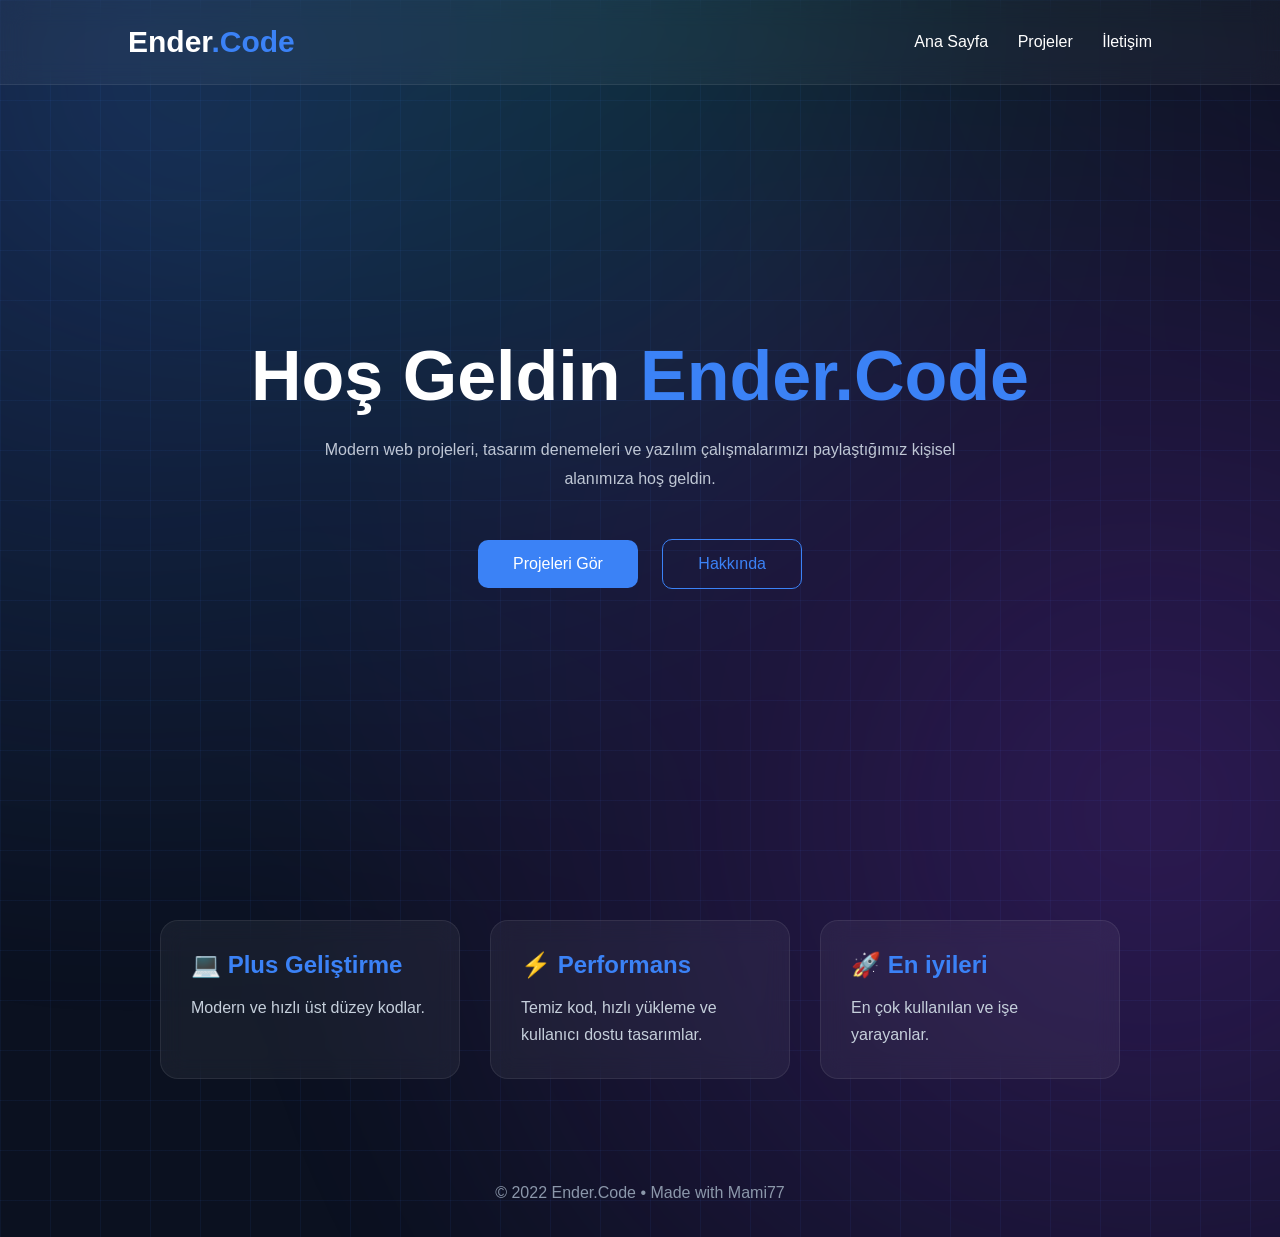
<file: index.html>
<!DOCTYPE html>
<html lang="tr">
<head>
<meta charset="UTF-8">
<meta name="viewport" content="width=device-width, initial-scale=1.0">
<meta name="description" content="Ender.Code — Kodlar, projeler ve yazılım geliştirme çalışmalarının bulunduğu kişisel kod arşivi.">
<title>Ender.Code | Başlangıç</title>
<link rel="icon" type="image/png" href="foto/weblogo.png">
<link rel="stylesheet" href="css/index.css">

</head>
<body>

    <!-- Navbar -->
<header>

<div class="logo">
Ender<span>.Code</span>
</div>

<nav>
<a href="index.html">Ana Sayfa</a>
<a href="home.html">Projeler</a>
<a href="about.html">İletişim</a>
</nav>

</header>
    <!-- Navbar -->

<section class="hero">

<div>

<h1>Hoş Geldin <span>Ender.Code</span></h1>

<p>
Modern web projeleri, tasarım denemeleri ve yazılım çalışmalarımızı paylaştığımız kişisel alanımıza hoş geldin.
</p>

<div class="btns">

<a href="home.html" class="btn primary">Projeleri Gör</a>

<a href="about.html" class="btn secondary">Hakkında</a>

</div>

</div>

</section>

<section class="cards">

<div class="card">
<h2>💻 Plus Geliştirme</h2>
<p>Modern ve hızlı üst düzey kodlar.</p>
</div>

<div class="card">
<h2>⚡ Performans</h2>
<p>Temiz kod, hızlı yükleme ve kullanıcı dostu tasarımlar.</p>
</div>

<div class="card">
<h2>🚀 En iyileri</h2>
<p>En çok kullanılan ve işe yarayanlar.</p>
</div>

</section>

<footer>

© 2022 Ender.Code • Made with Mami77

</footer>

</body>
</html>
</file>
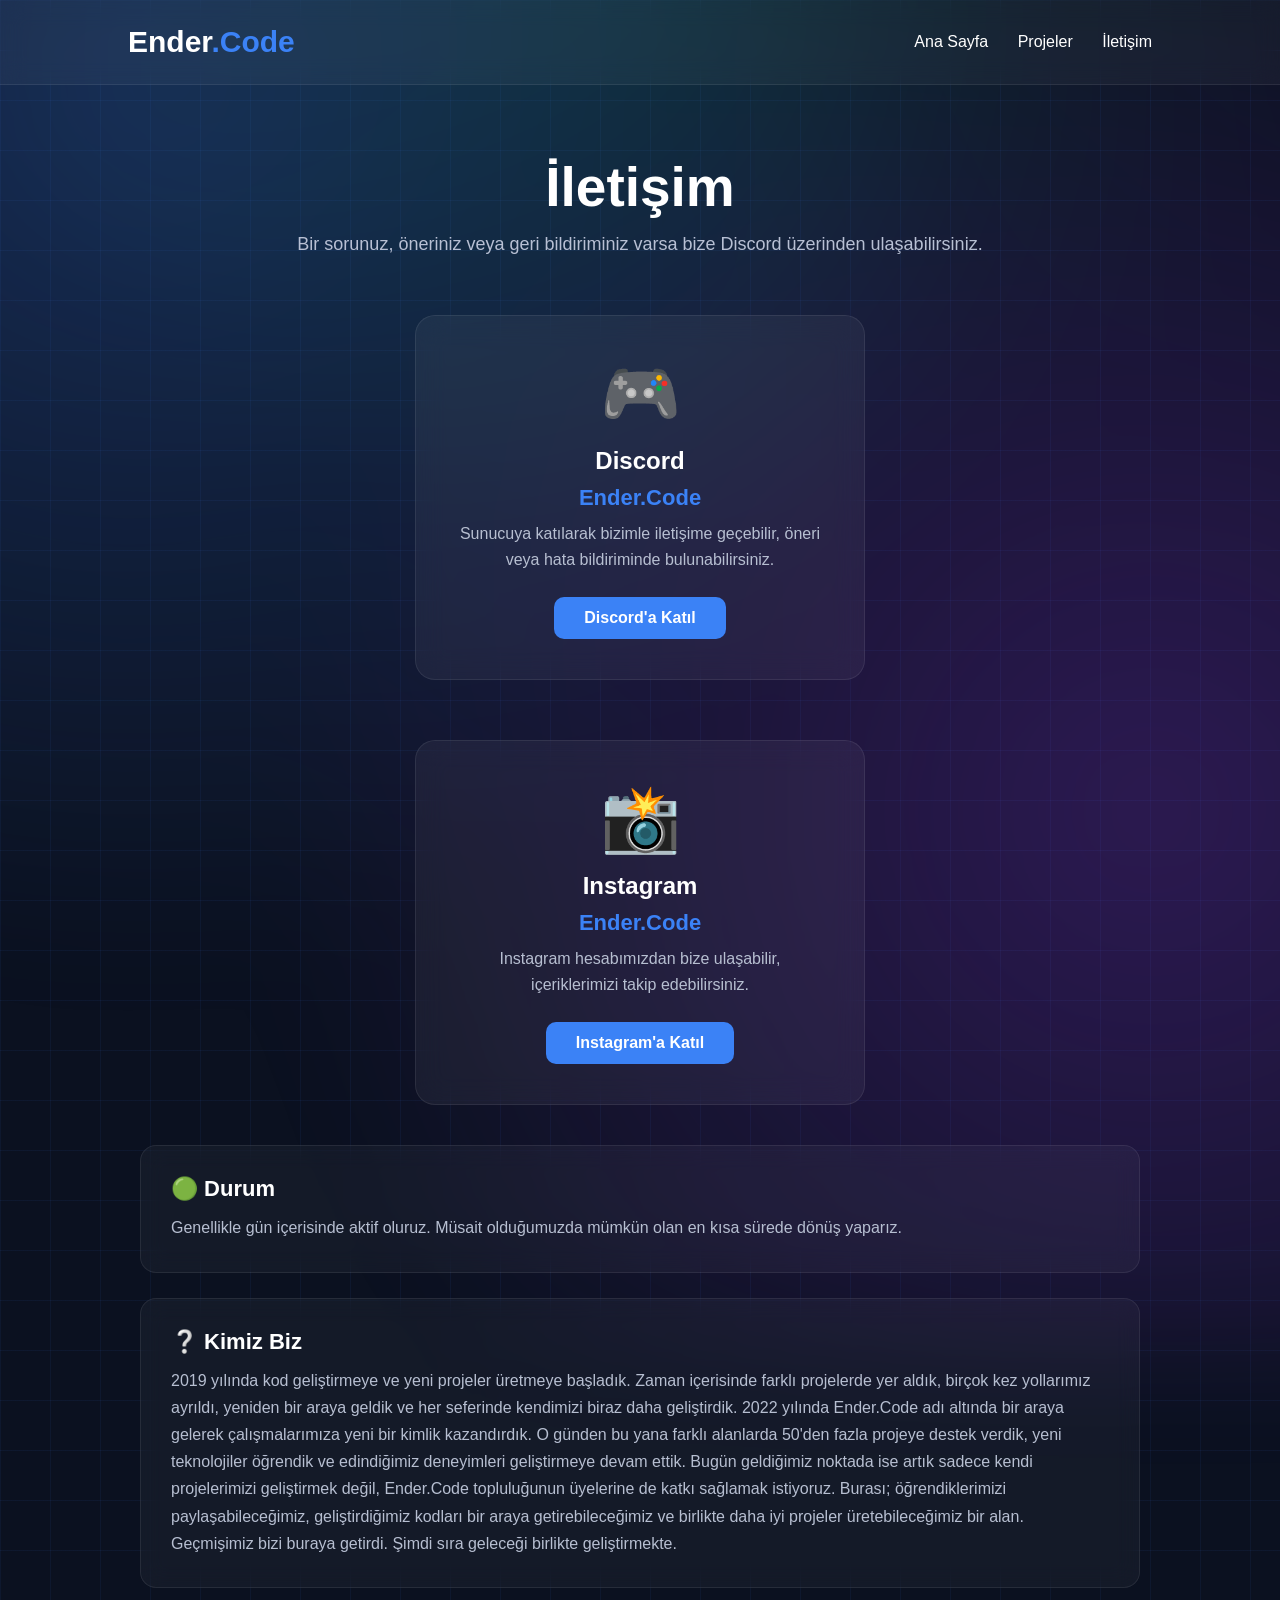
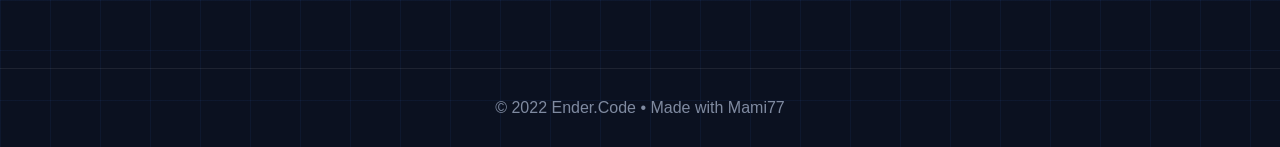
<file: about.html>
<!DOCTYPE html>
<html lang="tr">
<head>
  <meta charset="UTF-8">
  <meta name="viewport" content="width=device-width, initial-scale=1.0">
  <meta name="description" content="Ender.Code — Kodlar, projeler ve yazılım geliştirme çalışmalarının bulunduğu kişisel kod arşivi.">
  <title>Ender.Code | İletişim</title>
  <link rel="icon" type="image/png" href="foto/weblogo.png">
  <link rel="stylesheet" href="css/about.css">
</head>
<body>

  <!-- Navbar -->
<header>

<div class="logo">
Ender<span>.Code</span>
</div>

<nav>
<a href="index.html">Ana Sayfa</a>
<a href="home.html">Projeler</a>
<a href="about.html">İletişim</a>
</nav>

</header>
    <!-- Navbar -->

  <section class="hero">
    <h1>İletişim</h1>
    <p>Bir sorunuz, öneriniz veya geri bildiriminiz varsa bize Discord üzerinden ulaşabilirsiniz.</p>
  </section>

  <section class="contact">
    <div class="discord-card">
      <div class="icon">🎮</div>
      <h2>Discord</h2>
      <p class="username">Ender.Code</p>
      <p class="desc">
        Sunucuya katılarak bizimle iletişime geçebilir, öneri veya hata bildiriminde bulunabilirsiniz.
      </p>
      <a href="https://discord.gg/wFmjdfRCZX" class="btn">Discord'a Katıl</a>
    </div>
  </section>

   <section class="contact">
    <div class="discord-card">
      <div class="icon">📸</div>
      <h2>Instagram</h2>
      <p class="username">Ender.Code</p>
      <p class="desc">
        Instagram hesabımızdan bize ulaşabilir, içeriklerimizi takip edebilirsiniz.
      </p>
      <a href="https://instagram.com/ender.code" class="btn">Instagram'a Katıl</a>
    </div>
  </section>

  <section class="info">
    <div class="box">
      <h3>🟢 Durum</h3>
      <p>
        Genellikle gün içerisinde aktif oluruz. Müsait olduğumuzda mümkün olan en kısa sürede dönüş yaparız.
      </p>
    </div>

    <div class="box">
      <h3>❔ Kimiz Biz</h3>
      <p>
        2019 yılında kod geliştirmeye ve yeni projeler üretmeye başladık. Zaman içerisinde farklı projelerde yer aldık, birçok kez yollarımız ayrıldı, yeniden bir araya geldik ve her seferinde kendimizi biraz daha geliştirdik.
        2022 yılında Ender.Code adı altında bir araya gelerek çalışmalarımıza yeni bir kimlik kazandırdık. O günden bu yana farklı alanlarda 50'den fazla projeye destek verdik, yeni teknolojiler öğrendik ve edindiğimiz deneyimleri geliştirmeye devam ettik.
        Bugün geldiğimiz noktada ise artık sadece kendi projelerimizi geliştirmek değil, Ender.Code topluluğunun üyelerine de katkı sağlamak istiyoruz.
        Burası; öğrendiklerimizi paylaşabileceğimiz, geliştirdiğimiz kodları bir araya getirebileceğimiz ve birlikte daha iyi projeler üretebileceğimiz bir alan.
        Geçmişimiz bizi buraya getirdi. Şimdi sıra geleceği birlikte geliştirmekte.
      </p>
    </div>
  </section>

  <footer>
    © 2022 Ender.Code • Made with Mami77
  </footer>

</body>
</html>
</file>
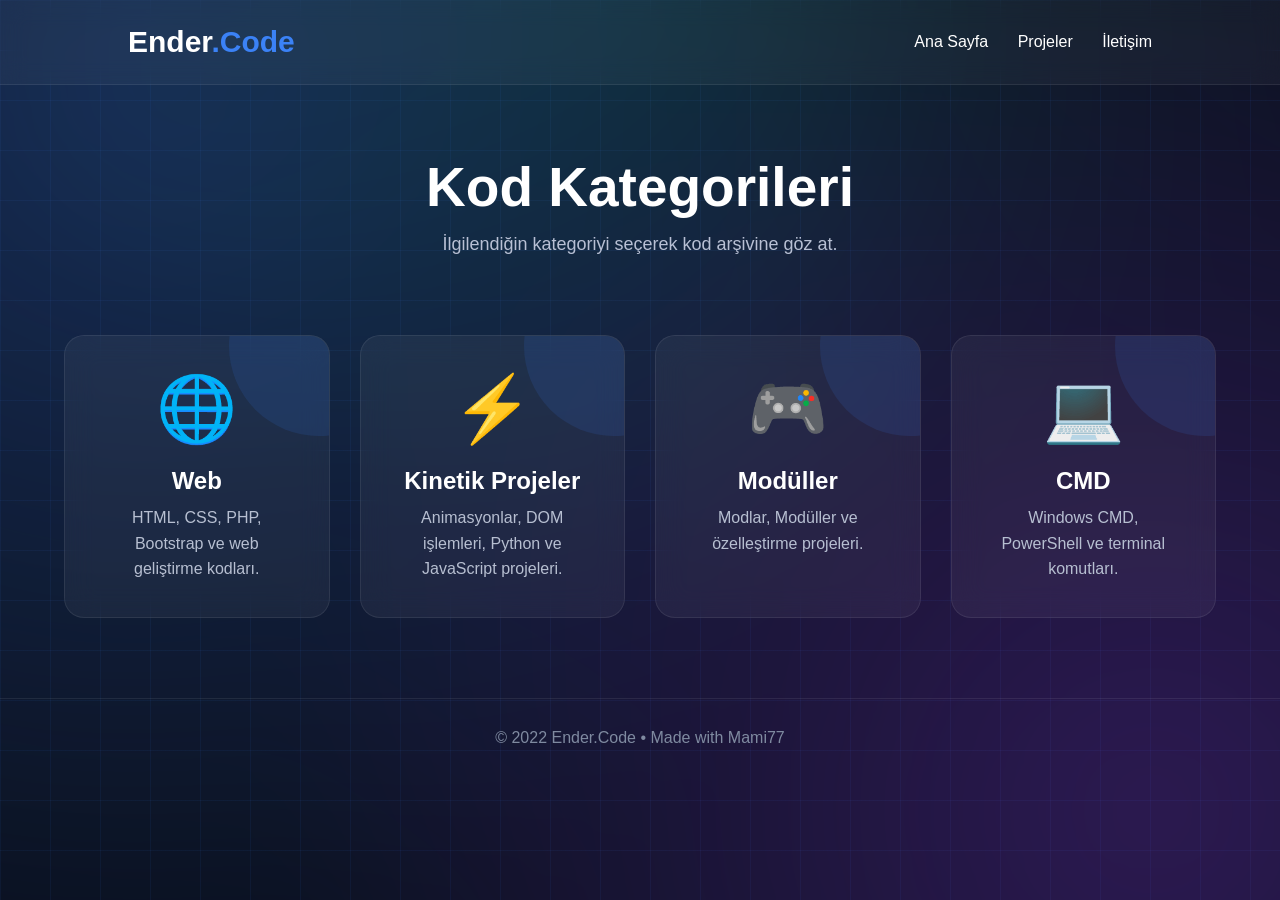
<file: home.html>
<!DOCTYPE html>
<html lang="tr">
<head>
<meta charset="UTF-8">
<meta name="viewport" content="width=device-width, initial-scale=1.0">
<meta name="description" content="Ender.Code — Kodlar, projeler ve yazılım geliştirme çalışmalarının bulunduğu kişisel kod arşivi.">
<title>Ender.Code | Kategoriler</title>
<link rel="icon" type="image/png" href="foto/weblogo.png">
<link rel="stylesheet" href="css/home.css">

</head>
<body>

  <!-- Navbar -->
<header>

<div class="logo">
Ender<span>.Code</span>
</div>

<nav>
<a href="index.html">Ana Sayfa</a>
<a href="home.html">Projeler</a>
<a href="about.html">İletişim</a>
</nav>

</header>
    <!-- Navbar -->

<section class="hero">

<h1>Kod Kategorileri</h1>

<p>
İlgilendiğin kategoriyi seçerek kod arşivine göz at.
</p>

</section>

<section class="grid">

<a href="web.html" class="card">

<div class="icon">🌐</div>

<h2>Web</h2>

<p>
HTML, CSS, PHP, Bootstrap ve web geliştirme kodları.
</p>

</a>

<a href="web.html" class="card">

<div class="icon">⚡</div>

<h2>Kinetik Projeler</h2>

<p>
Animasyonlar, DOM işlemleri, Python ve JavaScript projeleri.
</p>

</a>

<a href="modul.html" class="card">

<div class="icon">🎮</div>

<h2>Modüller</h2>

<p>
Modlar, Modüller ve özelleştirme projeleri.
</p>

</a>

<a href="web.html" class="card">

<div class="icon">💻</div>

<h2>CMD</h2>

<p>
Windows CMD, PowerShell ve terminal komutları.
</p>

</a>

</section>

<footer>

© 2022 Ender.Code • Made with Mami77

</footer>

</body>
</html>
</file>
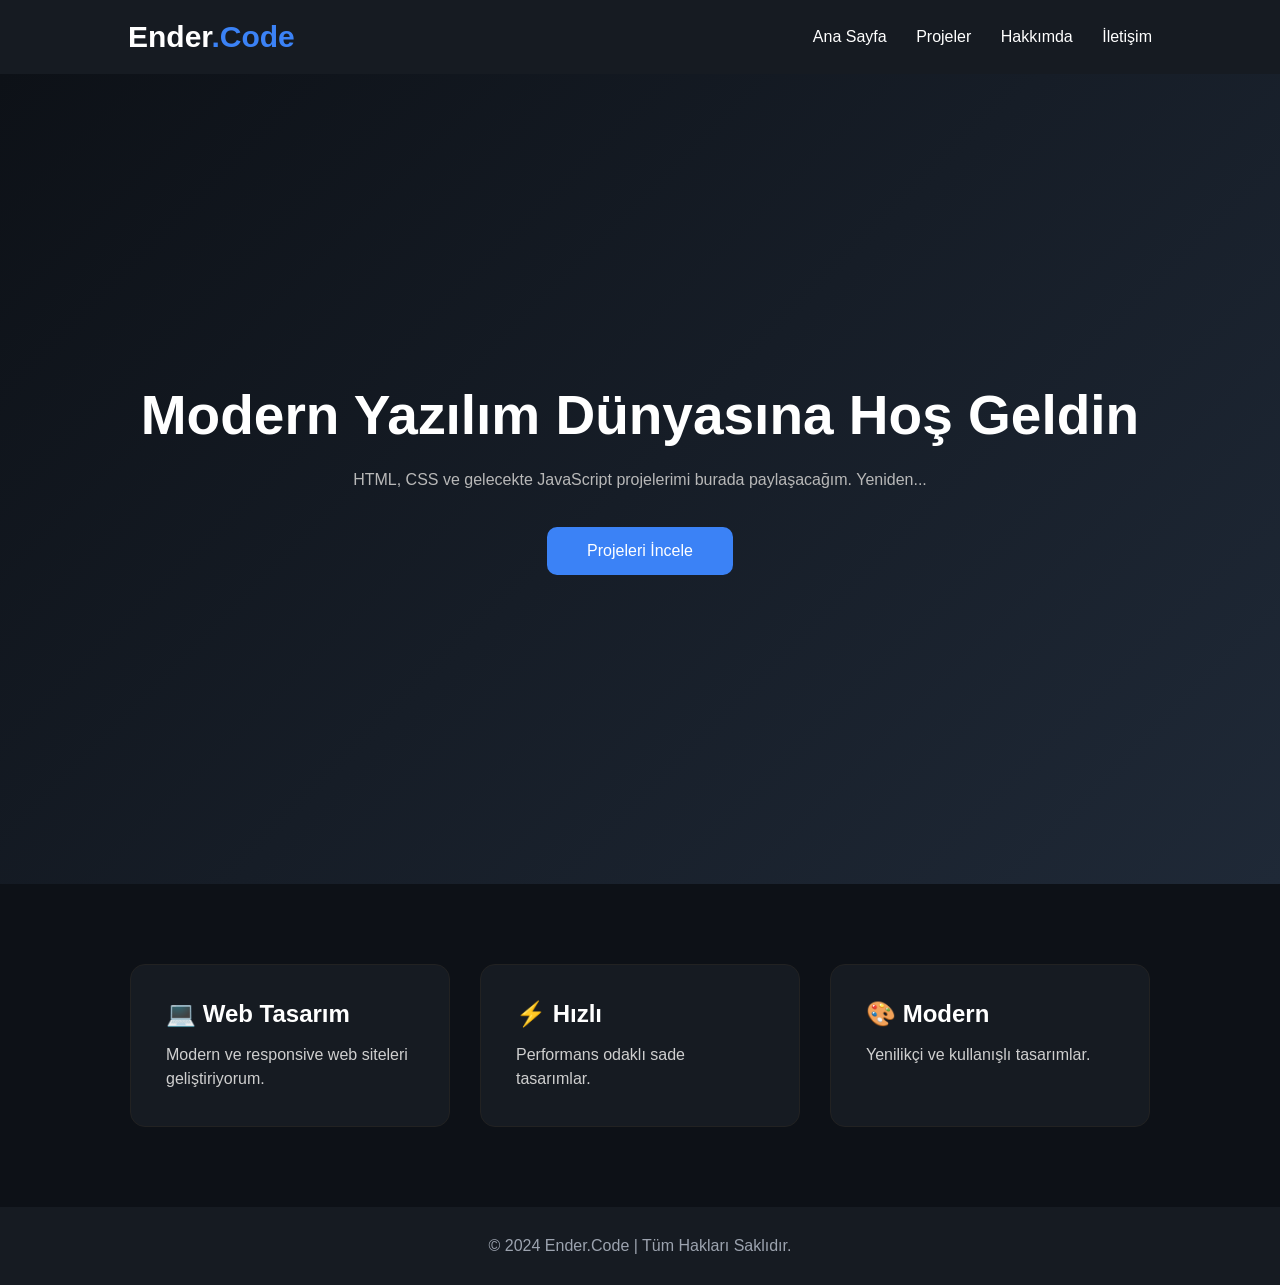
<file: index.hrml.html>
<!DOCTYPE html>
<html lang="tr">
<head>
    <meta charset="UTF-8">
    <meta name="viewport" content="width=device-width, initial-scale=1.0">
    <title>Ender.Code</title>
    <link rel="stylesheet" href="style.css">
    <link rel="icon" type="image" href="foto/logo.png">
</head>
<body>

<header>
    <div class="logo">Ender<span>.Code</span></div>

    <nav>
        <a href="#">Ana Sayfa</a>
        <a href="#">Projeler</a>
        <a href="#">Hakkımda</a>
        <a href="#">İletişim</a>
    </nav>
</header>

<section class="hero">
    <div class="hero-content">
        <h1>Modern Yazılım Dünyasına Hoş Geldin</h1>
        <p>
            HTML, CSS ve gelecekte JavaScript projelerimi burada paylaşacağım. Yeniden...
        </p>

        <a href="#" class="btn">Projeleri İncele</a>
    </div>
</section>

<section class="cards">

    <div class="card">
        <h2>💻 Web Tasarım</h2>
        <p>Modern ve responsive web siteleri geliştiriyorum.</p>
    </div>

    <div class="card">
        <h2>⚡ Hızlı</h2>
        <p>Performans odaklı sade tasarımlar.</p>
    </div>

    <div class="card">
        <h2>🎨 Modern</h2>
        <p>Yenilikçi ve kullanışlı tasarımlar.</p>
    </div>

</section>

<footer>
    © 2024 Ender.Code | Tüm Hakları Saklıdır.
</footer>

</body>
</html>
</file>
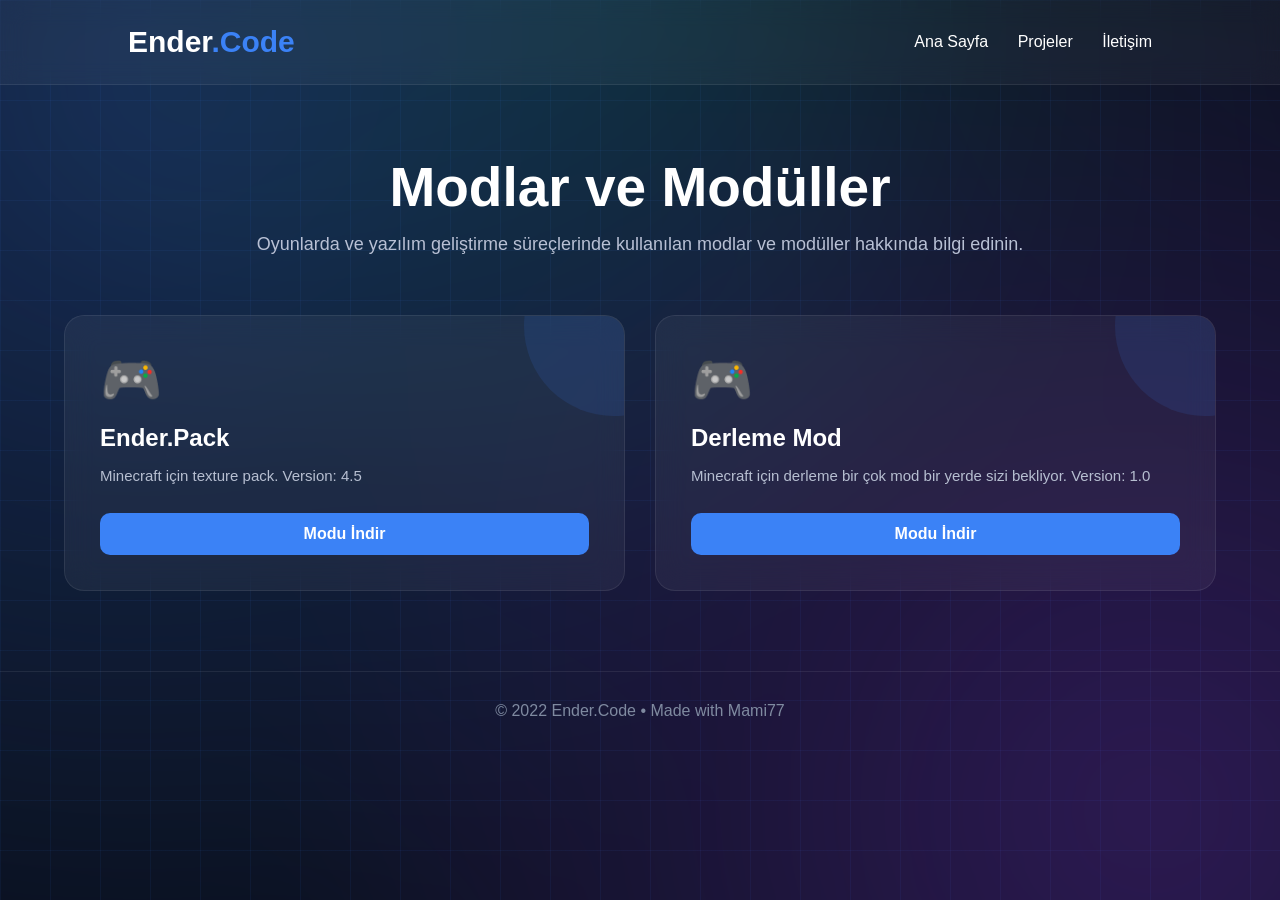
<file: modul.html>
<!DOCTYPE html>
<html lang="tr">
<head>
  <meta charset="UTF-8">
  <meta name="viewport" content="width=device-width, initial-scale=1.0">
  <meta name="description" content="Ender.Code — Geliştirdiğimiz projeler, açık kaynak kodlar ve yazılım çalışmaları.">
  <title>Ender.Code | Modül</title>
  <link rel="icon" type="image/png" href="foto/weblogo.png">
  <link rel="stylesheet" href="css/web.css">
</head>
<body>

   <!-- Navbar -->
<header>

<div class="logo">
Ender<span>.Code</span>
</div>

<nav>
<a href="index.html">Ana Sayfa</a>
<a href="home.html">Projeler</a>
<a href="about.html">İletişim</a>
</nav>

</header>
    <!-- Navbar -->

  <section class="hero">
    <h1>Modlar ve Modüller</h1>
    <p>Oyunlarda ve yazılım geliştirme süreçlerinde kullanılan modlar ve modüller hakkında bilgi edinin.</p>
  </section>

  <section class="projects-grid">

    <!-- Proje 1 -->
    <div class="project-card">
      <div>
        <div class="project-icon">🎮</div>
        <h2>Ender.Pack</h2>
        <p>Minecraft için texture pack. Version: 4.5</p>
      </div>
      <a href="modlar/enderpack.mcpack" download="enderpack.mcpack" target="_blank" rel="noopener noreferrer" class="project-btn">Modu İndir</a>
    </div>

    <!-- Proje 2 -->
    <div class="project-card">
      <div>
        <div class="project-icon">🎮</div>
        <h2>Derleme Mod</h2>
        <p>Minecraft için derleme bir çok mod bir yerde sizi bekliyor. Version: 1.0</p>
      </div>
      <a href="modlar/derleme.zip" download="derleme.zip" target="_blank" rel="noopener noreferrer" class="project-btn">Modu İndir</a>
    </div>

  </section>

  <footer>
    © 2022 Ender.Code • Made with Mami77
  </footer>

</body>
</html>
</file>
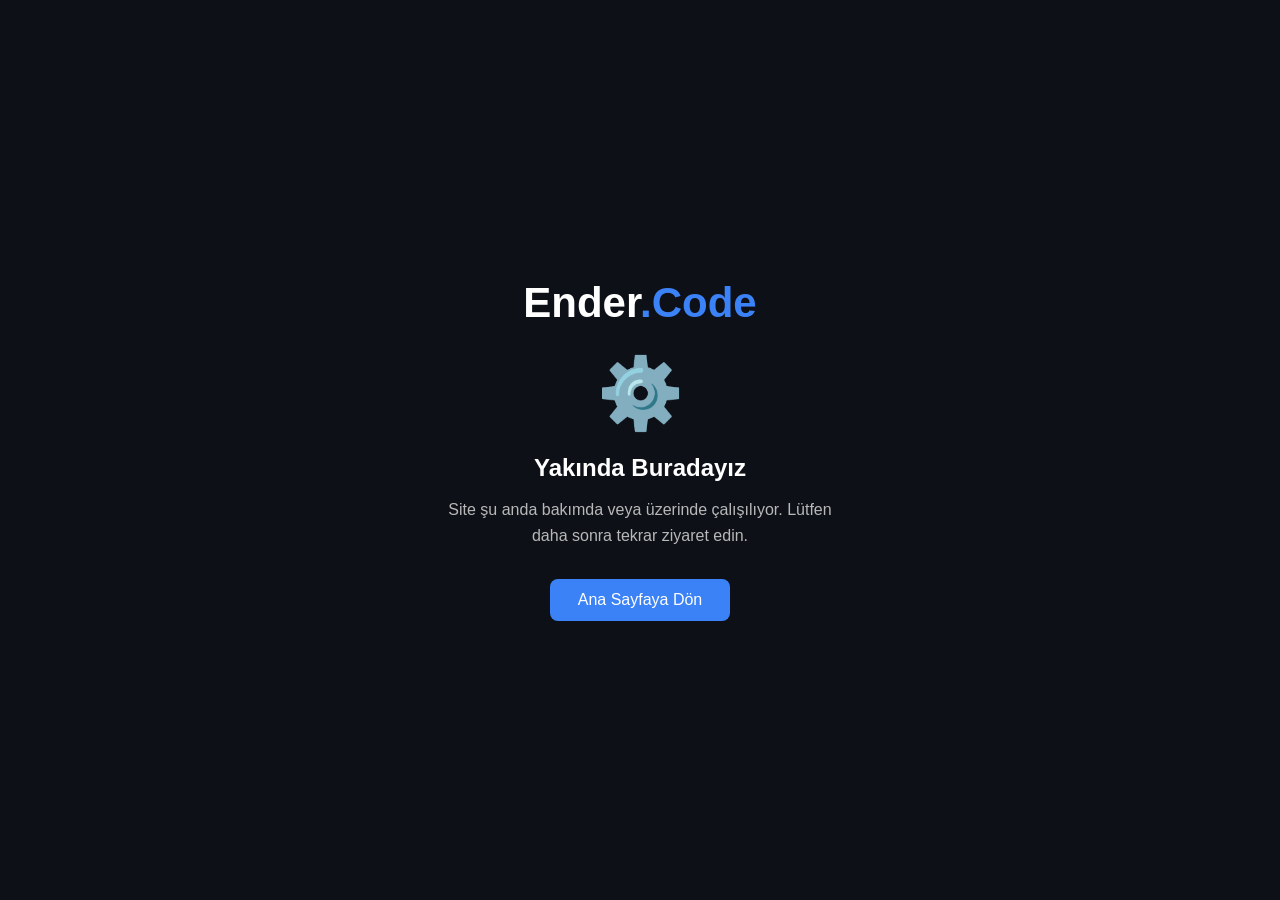
<file: nopage.html>
<!DOCTYPE html>
<html lang="tr">
<head>
    <meta charset="UTF-8">
    <meta name="viewport" content="width=device-width, initial-scale=1.0">
    <meta name="description" content="Ender.Code — Kodlar, projeler ve yazılım geliştirme çalışmalarının bulunduğu kişisel kod arşivi.">
    <title>Ender.Code | Bakımda</title>
    <link rel="icon" type="image/png" href="foto/weblogo.png">
    <link rel="stylesheet" href="css/nopage.css">
</head>
<body>

<div class="container">

    <h1>Ender<span>.Code</span></h1>

    <div class="icon">⚙️</div>

    <h2>Yakında Buradayız</h2>

    <p>
        Site şu anda bakımda veya üzerinde çalışılıyor.
        Lütfen daha sonra tekrar ziyaret edin.
    </p>

    <a href="index.html" class="btn">Ana Sayfaya Dön</a>

</div>

</body>
</html>
</file>
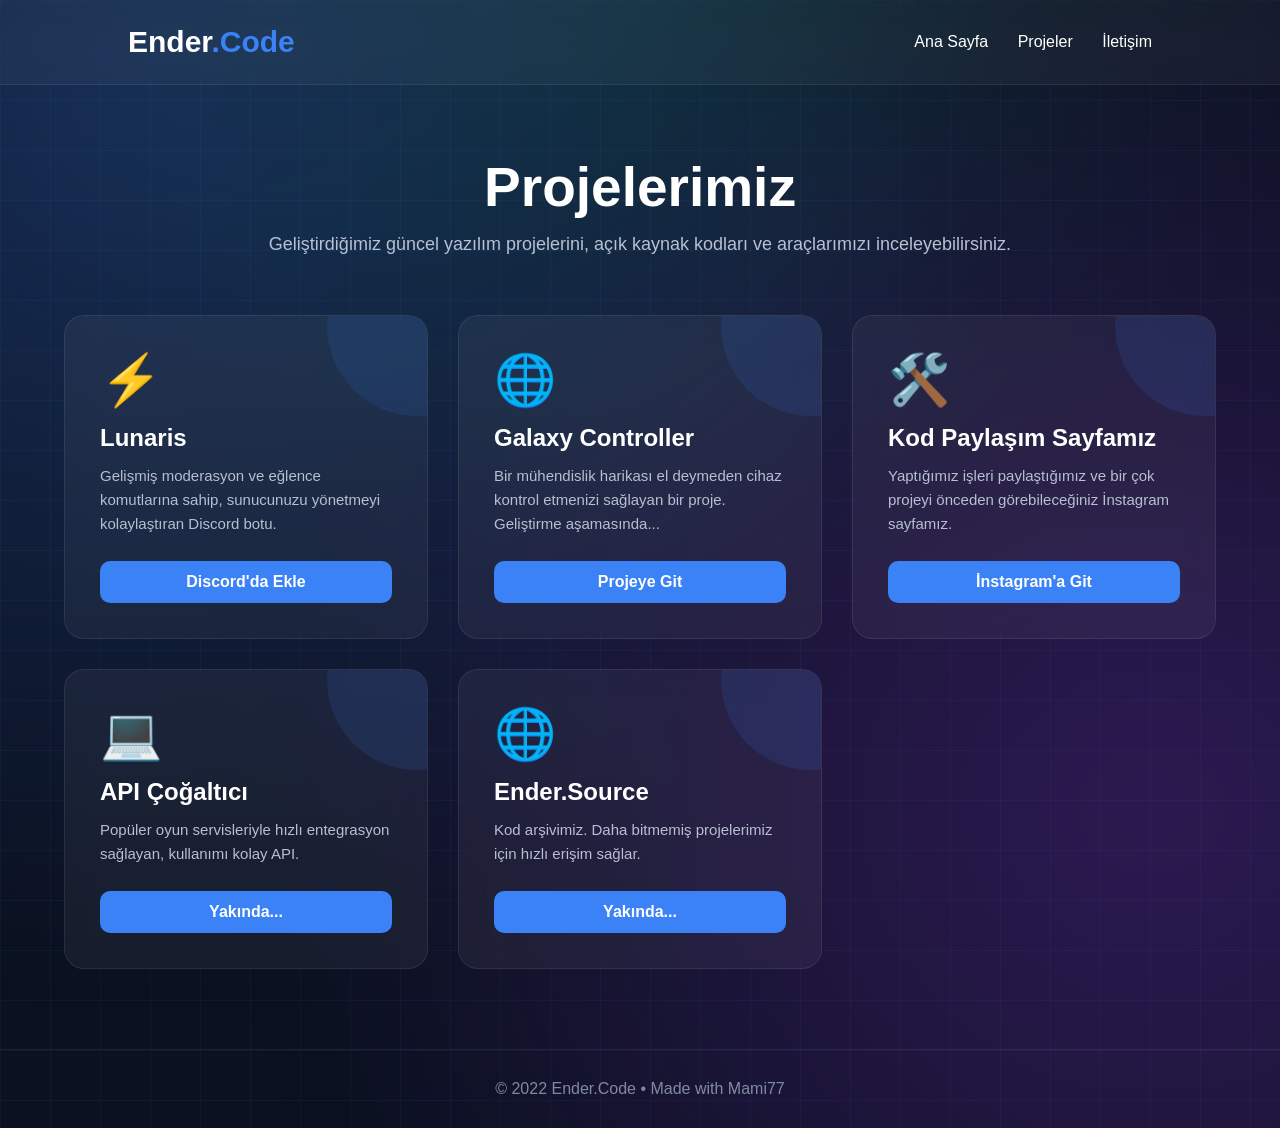
<file: web.html>
<!DOCTYPE html>
<html lang="tr">
<head>
  <meta charset="UTF-8">
  <meta name="viewport" content="width=device-width, initial-scale=1.0">
  <meta name="description" content="Ender.Code — Geliştirdiğimiz projeler, açık kaynak kodlar ve yazılım çalışmaları.">
  <title>Ender.Code | Web</title>
  <link rel="icon" type="image/png" href="foto/weblogo.png">
  <link rel="stylesheet" href="css/web.css">
</head>
<body>

   <!-- Navbar -->
<header>

<div class="logo">
Ender<span>.Code</span>
</div>

<nav>
<a href="index.html">Ana Sayfa</a>
<a href="home.html">Projeler</a>
<a href="about.html">İletişim</a>
</nav>

</header>
    <!-- Navbar -->

  <section class="hero">
    <h1>Projelerimiz</h1>
    <p>Geliştirdiğimiz güncel yazılım projelerini, açık kaynak kodları ve araçlarımızı inceleyebilirsiniz.</p>
  </section>

  <section class="projects-grid">

    <!-- Proje 1 -->
    <div class="project-card">
      <div>
        <div class="project-icon">⚡</div>
        <h2>Lunaris</h2>
        <p>Gelişmiş moderasyon ve eğlence komutlarına sahip, sunucunuzu yönetmeyi kolaylaştıran Discord botu.</p>
      </div>
      <a href="https://discord.com/oauth2/authorize?client_id=1540706980245803149&scope=bot&permissions=8" target="_blank" rel="noopener noreferrer" class="project-btn">Discord'da Ekle</a>
    </div>

    <!-- Proje 2 -->
    <div class="project-card">
      <div>
        <div class="project-icon">🌐</div>
        <h2>Galaxy Controller</h2>
        <p>Bir mühendislik harikası el deymeden cihaz kontrol etmenizi sağlayan bir proje. Geliştirme aşamasında...</p>
      </div>
      <a href="./galaxy.html" target="_blank" rel="noopener noreferrer" class="project-btn">Projeye Git</a>
    </div>

    <!-- Proje 3 -->
    <div class="project-card">
      <div>
        <div class="project-icon">🛠️</div>
        <h2>Kod Paylaşım Sayfamız</h2>
        <p>Yaptığımız işleri paylaştığımız ve bir çok projeyi önceden görebileceğiniz İnstagram sayfamız.</p>
      </div>
      <a href="https://www.instagram.com/endercode.tr" target="_blank" rel="noopener noreferrer" class="project-btn">İnstagram'a Git</a>
    </div>

    <!-- Proje 4 -->
    <div class="project-card">
      <div>
        <div class="project-icon">💻</div>
        <h2>API Çoğaltıcı</h2>
        <p>Popüler oyun servisleriyle hızlı entegrasyon sağlayan, kullanımı kolay API.</p>
      </div>
      <a href="#" target="_blank" rel="noopener noreferrer" class="project-btn">Yakında...</a>
    </div>

     <!-- Proje 5 -->
    <div class="project-card">
      <div>
        <div class="project-icon">🌐</div>
        <h2>Ender.Source</h2>
        <p>Kod arşivimiz. Daha bitmemiş projelerimiz için hızlı erişim sağlar.</p>
      </div>
      <a href="#" target="_blank" rel="noopener noreferrer" class="project-btn">Yakında...</a>
    </div>

  </section>

  <footer>
    © 2022 Ender.Code • Made with Mami77
  </footer>

</body>
</html>
</file>
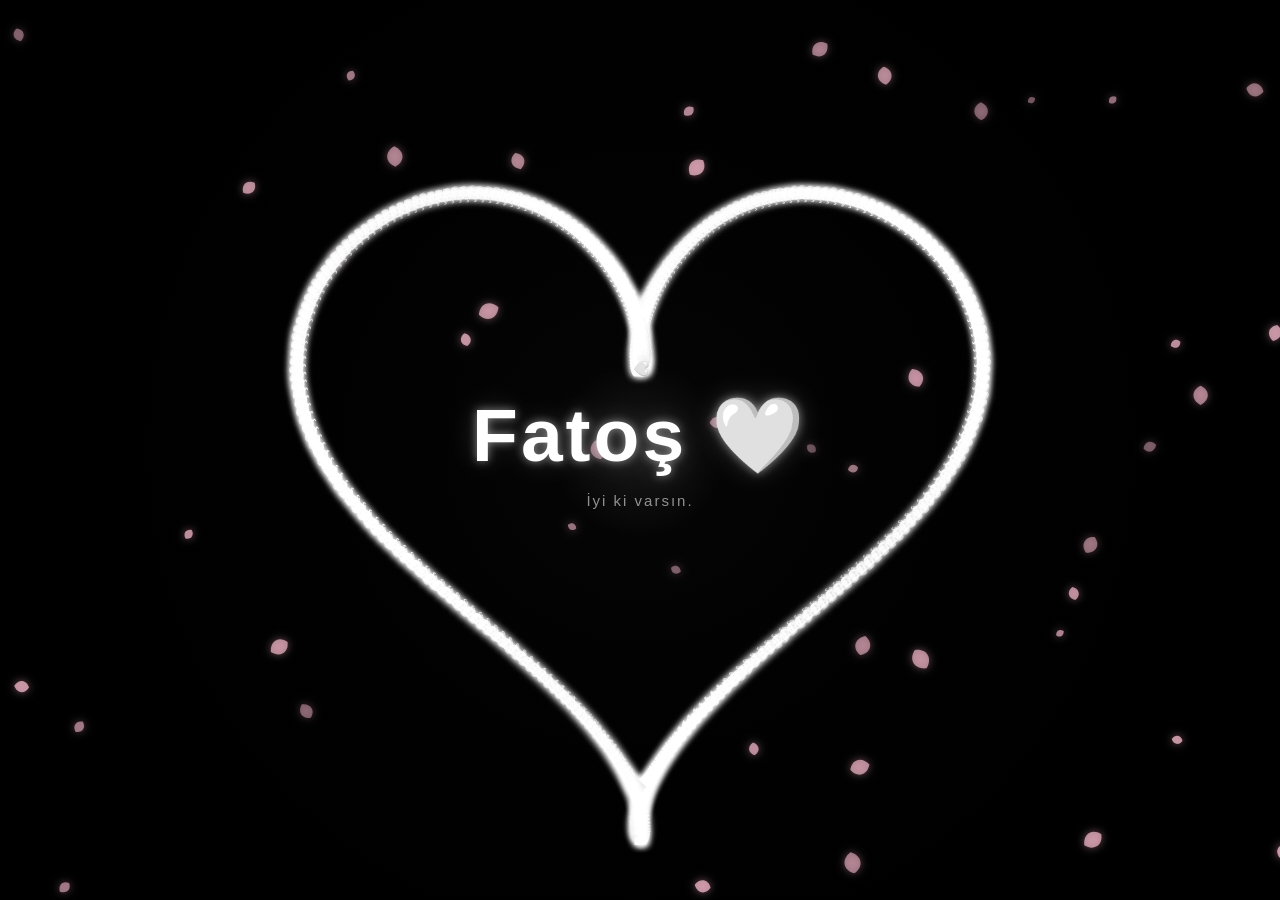
<file: diger/fatos.html>
<!DOCTYPE html>
<html lang="tr">
<head>
<meta charset="UTF-8">
<meta name="viewport" content="width=device-width, initial-scale=1.0">
<title>Fatoş 🤍</title>

<style>
*{
    margin:0;
    padding:0;
    box-sizing:border-box;
}

html,body{
    width:100%;
    height:100%;
    overflow:hidden;
    background:#000;
}

body{
    font-family:Arial, sans-serif;
}

canvas{
    position:fixed;
    inset:0;
    width:100%;
    height:100%;
}

.center{
    position:fixed;
    inset:0;
    display:flex;
    justify-content:center;
    align-items:center;
    flex-direction:column;
    pointer-events:none;
}

.center h1{
    color:#fff;
    font-size:clamp(35px,6vw,75px);
    letter-spacing:3px;
    text-shadow:
        0 0 10px rgba(255,255,255,.5),
        0 0 30px rgba(255,255,255,.2);
    animation:breathe 3.5s ease-in-out infinite;
}

.center p{
    margin-top:12px;
    color:rgba(255,255,255,.55);
    letter-spacing:2px;
    font-size:15px;
    animation:fade 3s ease-in-out infinite alternate;
}

@keyframes breathe{
    0%,100%{
        transform:scale(1);
    }

    50%{
        transform:scale(1.035);
    }
}

@keyframes fade{
    from{opacity:.25;}
    to{opacity:.75;}
}
</style>
</head>

<body>

<canvas id="canvas"></canvas>

<div class="center">
    <h1>Fatoş 🤍</h1>
    <p>İyi ki varsın.</p>
</div>

<script>
const canvas = document.getElementById("canvas");
const ctx = canvas.getContext("2d");

let W = 0;
let H = 0;
let DPR = 1;

function resize(){
    DPR = Math.min(window.devicePixelRatio || 1, 2);

    W = window.innerWidth;
    H = window.innerHeight;

    canvas.width = W * DPR;
    canvas.height = H * DPR;

    canvas.style.width = W + "px";
    canvas.style.height = H + "px";

    ctx.setTransform(DPR,0,0,DPR,0,0);
}

resize();
window.addEventListener("resize",resize);


/* ===========================
   SAKURA
=========================== */

const petals = [];

for(let i=0;i<45;i++){

    petals.push({
        x:Math.random()*W,
        y:Math.random()*H,
        size:Math.random()*7+4,
        speed:Math.random()*0.8+0.35,
        sway:Math.random()*Math.PI*2,
        swaySpeed:Math.random()*0.015+0.005,
        rotation:Math.random()*Math.PI*2,
        rotationSpeed:(Math.random()-0.5)*0.02,
        alpha:Math.random()*0.5+0.3
    });

}

function drawPetal(p){

    ctx.save();

    ctx.translate(p.x,p.y);
    ctx.rotate(p.rotation);

    ctx.globalAlpha=p.alpha;
    ctx.fillStyle="#f3b5c8";

    ctx.shadowColor="rgba(255,190,210,.6)";
    ctx.shadowBlur=8;

    let s=p.size;

    ctx.beginPath();

    ctx.moveTo(0,-s);

    ctx.bezierCurveTo(
        s,-s*.5,
        s,s*.55,
        0,s
    );

    ctx.bezierCurveTo(
        -s,s*.55,
        -s,-s*.5,
        0,-s
    );

    ctx.fill();

    ctx.restore();
}

function updatePetals(time){

    for(const p of petals){

        p.y+=p.speed;

        p.sway+=p.swaySpeed;

        p.x+=Math.sin(p.sway)*0.5;

        p.rotation+=p.rotationSpeed;

        if(p.y>H+30){
            p.y=-30;
            p.x=Math.random()*W;
        }

        if(p.x>W+30) p.x=-30;
        if(p.x<-30) p.x=W+30;
    }
}


/* ===========================
   KALP
=========================== */

function heartPoint(t,scale){

    const x=
        16*Math.pow(Math.sin(t),3);

    const y=
        13*Math.cos(t)
        -5*Math.cos(2*t)
        -2*Math.cos(3*t)
        -Math.cos(4*t);

    return{
        x:x*scale,
        y:-y*scale
    };
}

function heartAngle(t,scale){

    const a=heartPoint(t,scale);
    const b=heartPoint(t+0.01,scale);

    return Math.atan2(
        b.y-a.y,
        b.x-a.x
    );
}

function drawHeart(time){

    const centerX=W/2;
    const centerY=H/2;

    const base=Math.min(W,H)*0.024;

    const pulse=
        1+
        Math.sin(time*0.0015)*0.025;

    const scale=base*pulse;

    ctx.font="600 14px Arial";
    ctx.textAlign="center";
    ctx.textBaseline="middle";

    const text="FATOŞ 🤍";

    /*
      Kalbin çizgisi
    */

    const count=320;

    for(let i=0;i<count;i++){

        const t=
            (Math.PI*2/count)*i;

        const p=
            heartPoint(t,scale);

        const angle=
            heartAngle(t,scale);

        /*
          Yazıların çok hafif akması
        */

        const flow=
            Math.sin(
                time*0.0012+i*0.08
            )*0.7;

        const shine=
            0.55+
            (
                Math.sin(
                    time*0.002-i*0.08
                )+1
            )*.20;

        ctx.save();

        ctx.translate(
            centerX+p.x,
            centerY+p.y+flow
        );

        ctx.rotate(angle);

        ctx.globalAlpha=shine;

        ctx.fillStyle="#fff";

        ctx.shadowColor="#fff";
        ctx.shadowBlur=7;

        ctx.fillText(
            text,
            0,
            0
        );

        ctx.restore();
    }
}


/* ===========================
   MERKEZ IŞIĞI
=========================== */

function drawGlow(time){

    const pulse=
        1+
        Math.sin(time*0.0015)*0.06;

    const radius=
        90*pulse;

    const gradient=
        ctx.createRadialGradient(
            W/2,
            H/2,
            0,
            W/2,
            H/2,
            radius
        );

    gradient.addColorStop(
        0,
        "rgba(255,255,255,.08)"
    );

    gradient.addColorStop(
        1,
        "rgba(255,255,255,0)"
    );

    ctx.fillStyle=gradient;

    ctx.fillRect(
        W/2-radius,
        H/2-radius,
        radius*2,
        radius*2
    );
}


/* ===========================
   ANİMASYON
=========================== */

let start=performance.now();

function animate(now){

    const time=now-start;

    ctx.clearRect(
        0,
        0,
        W,
        H
    );

    /*
      Arka planda çok hafif ışık
    */

    const bg=
        ctx.createRadialGradient(
            W/2,
            H/2,
            0,
            W/2,
            H/2,
            Math.min(W,H)*0.65
        );

    bg.addColorStop(
        0,
        "rgba(255,255,255,.025)"
    );

    bg.addColorStop(
        1,
        "rgba(0,0,0,0)"
    );

    ctx.fillStyle=bg;

    ctx.fillRect(
        0,
        0,
        W,
        H
    );

    updatePetals(time);

    for(const p of petals){
        drawPetal(p);
    }

    drawGlow(time);
    drawHeart(time);

    requestAnimationFrame(animate);
}

requestAnimationFrame(animate);
</script>

</body>
</html>
</file>
<file: css/index.css>
/* Arka Plan */

*{
    margin:0;
    padding:0;
    box-sizing:border-box;
    font-family:Segoe UI,Tahoma,Geneva,Verdana,sans-serif;
}

body{
    background:#0b1120;
    color:#fff;
    overflow-x:hidden;
    margin: 0;
    padding: 0;
    font-family: 'Segoe UI', Tahoma, Geneva, Verdana, sans-serif;
    min-height: 100vh;
    position: relative;
}

body::before {
  content: "";
  position: fixed;
  top: 0;
  left: 0;
  width: 200%;
  height: 200%;
  background-image: 
    linear-gradient(rgba(59, 130, 246, 0.07) 1px, transparent 1px),
    linear-gradient(90deg, rgba(59, 130, 246, 0.07) 1px, transparent 1px);
  background-size: 50px 50px;
  animation: gridMove 20s linear infinite;
  z-index: -2;
  pointer-events: none;
}

body::after {
  content: "";
  position: fixed;
  top: -50%;
  left: -50%;
  width: 200%;
  height: 200%;
  background: 
    radial-gradient(circle at 30% 30%, rgba(59, 130, 246, 0.25) 0%, transparent 40%),
    radial-gradient(circle at 70% 70%, rgba(147, 51, 234, 0.25) 0%, transparent 40%),
    radial-gradient(circle at 50% 20%, rgba(16, 185, 129, 0.15) 0%, transparent 35%);
  filter: blur(60px);
  animation: auraRotate 25s linear infinite;
  z-index: -1;
  pointer-events: none;
}


@keyframes gridMove {
  0% {
    transform: translate(0, 0);
  }
  100% {
    transform: translate(-50px, -50px);
  }
}

@keyframes auraRotate {
  0% {
    transform: rotate(0deg) scale(1);
  }
  50% {
    transform: rotate(180deg) scale(1.15);
  }
  100% {
    transform: rotate(360deg) scale(1);
  }
}

/* Arka Plan */
/* Navbar */

header{
    display:flex;
    justify-content:space-between;
    align-items:center;
    padding:25px 10%;
    backdrop-filter:blur(12px);
    background:rgba(255,255,255,.04);
    border-bottom:1px solid rgba(255,255,255,.08);
}

.logo{
    font-size:30px;
    font-weight:bold;
}

.logo span{
    color:#3b82f6;
}

nav a{
    color:#fff;
    text-decoration:none;
    margin-left:25px;
    transition:.3s;
}

nav a:hover{
    color:#3b82f6;
}

/* Navbar */

.hero{
    min-height:85vh;
    display:flex;
    justify-content:center;
    align-items:center;
    text-align:center;
    padding:40px;
}

.hero h1{
    font-size:70px;
    margin-bottom:20px;
    animation:fadeUp 1s;
}

.hero h1 span{
    color:#3b82f6;
}

.hero p{
    max-width:650px;
    color:#bfc7d5;
    margin:auto;
    line-height:1.8;
    animation:fadeUp 1.4s;
}

.btns{
    margin-top:35px;
    animation:fadeUp 1.8s;
}

.btn{
    display:inline-block;
    margin:10px;
    padding:15px 35px;
    border-radius:10px;
    text-decoration:none;
    transition:.35s;
}

.primary{
    background:#3b82f6;
    color:#fff;
}

.primary:hover{
    transform:translateY(-5px);
    box-shadow:0 0 25px #3b82f6;
}

.secondary{
    border:1px solid #3b82f6;
    color:#3b82f6;
}

.secondary:hover{
    background:#3b82f6;
    color:white;
}

.cards{
    display:flex;
    justify-content:center;
    gap:30px;
    flex-wrap:wrap;
    padding:70px 10%;
}

.card{
    width:300px;
    background:rgba(255,255,255,.05);
    backdrop-filter:blur(12px);
    border:1px solid rgba(255,255,255,.08);
    border-radius:18px;
    padding:30px;
    transition:.35s;
}

.card:hover{
    transform:translateY(-12px);
    box-shadow:0 0 30px rgba(59,130,246,.35);
}

.card h2{
    margin-bottom:15px;
    color:#3b82f6;
}

.card p{
    color:#c5cfdb;
    line-height:1.7;
}

footer{
    text-align:center;
    padding:35px;
    color:#8b97aa;
}

@keyframes fadeUp{
from{
opacity:0;
transform:translateY(40px);
}
to{
opacity:1;
transform:translateY(0);
}
}

@media(max-width:768px){

header{
flex-direction:column;
gap:20px;
}

.hero h1{
font-size:42px;
}

nav{
display:flex;
flex-wrap:wrap;
justify-content:center;
}

nav a{
margin:8px;
}
</file>
<file: css/about.css>
/* Arka Plan */

*{
    margin:0;
    padding:0;
    box-sizing:border-box;
    font-family:Segoe UI,Tahoma,Geneva,Verdana,sans-serif;
}

body{
    background:#0b1120;
    color:#fff;
    overflow-x:hidden;
    margin: 0;
    padding: 0;
    font-family: 'Segoe UI', Tahoma, Geneva, Verdana, sans-serif;
    min-height: 100vh;
    position: relative;
}

body::before {
  content: "";
  position: fixed;
  top: 0;
  left: 0;
  width: 200%;
  height: 200%;
  background-image: 
    linear-gradient(rgba(59, 130, 246, 0.07) 1px, transparent 1px),
    linear-gradient(90deg, rgba(59, 130, 246, 0.07) 1px, transparent 1px);
  background-size: 50px 50px;
  animation: gridMove 20s linear infinite;
  z-index: -2;
  pointer-events: none;
}

body::after {
  content: "";
  position: fixed;
  top: -50%;
  left: -50%;
  width: 200%;
  height: 200%;
  background: 
    radial-gradient(circle at 30% 30%, rgba(59, 130, 246, 0.25) 0%, transparent 40%),
    radial-gradient(circle at 70% 70%, rgba(147, 51, 234, 0.25) 0%, transparent 40%),
    radial-gradient(circle at 50% 20%, rgba(16, 185, 129, 0.15) 0%, transparent 35%);
  filter: blur(60px);
  animation: auraRotate 25s linear infinite;
  z-index: -1;
  pointer-events: none;
}


@keyframes gridMove {
  0% {
    transform: translate(0, 0);
  }
  100% {
    transform: translate(-50px, -50px);
  }
}

@keyframes auraRotate {
  0% {
    transform: rotate(0deg) scale(1);
  }
  50% {
    transform: rotate(180deg) scale(1.15);
  }
  100% {
    transform: rotate(360deg) scale(1);
  }
}

/* Arka Plan */
/* Navbar */

header{
    display:flex;
    justify-content:space-between;
    align-items:center;
    padding:25px 10%;
    backdrop-filter:blur(12px);
    background:rgba(255,255,255,.04);
    border-bottom:1px solid rgba(255,255,255,.08);
}

.logo{
    font-size:30px;
    font-weight:bold;
}

.logo span{
    color:#3b82f6;
}

nav a{
    color:#fff;
    text-decoration:none;
    margin-left:25px;
    transition:.3s;
}

nav a:hover{
    color:#3b82f6;
}

/* Navbar */

.hero {
  text-align: center;
  padding: 70px 20px 40px;
  animation: fade 1s;
}

.hero h1 {
  font-size: 55px;
  margin-bottom: 15px;
}

.hero p {
  color: #b8c0d4;
  font-size: 18px;
}

/* İletişim & Discord Kartı Stilleri */
.contact {
  display: flex;
  justify-content: center;
  padding: 20px 20px 40px;
}

.discord-card {
  background: rgba(255, 255, 255, .05);
  border: 1px solid rgba(255, 255, 255, .08);
  backdrop-filter: blur(15px);
  border-radius: 20px;
  padding: 40px;
  text-align: center;
  max-width: 450px;
  width: 100%;
  transition: .35s;
}

.discord-card:hover {
  transform: translateY(-8px);
  box-shadow: 0 0 35px rgba(59, 130, 246, .35);
  border-color: #3b82f6;
}

.icon {
  font-size: 65px;
  margin-bottom: 15px;
}

.discord-card .username {
  font-size: 22px;
  font-weight: bold;
  color: #3b82f6;
  margin: 10px 0;
}

.discord-card .desc {
  color: #b7bfd1;
  line-height: 1.6;
  margin-bottom: 25px;
}

.btn {
  display: inline-block;
  background: #3b82f6;
  color: white;
  text-decoration: none;
  padding: 12px 30px;
  border-radius: 10px;
  font-weight: bold;
  transition: .3s;
}

.btn:hover {
  background: #2563eb;
  box-shadow: 0 0 15px rgba(59, 130, 246, .5);
}

/* Bilgi Kutuları Stilleri */
.info {
  width: 90%;
  max-width: 1000px;
  margin: 0 auto 80px;
  display: flex;
  flex-direction: column;
  gap: 25px;
}

.box {
  background: rgba(255, 255, 255, .04);
  border: 1px solid rgba(255, 255, 255, .08);
  backdrop-filter: blur(12px);
  border-radius: 16px;
  padding: 30px;
}

.box h3 {
  font-size: 22px;
  margin-bottom: 12px;
  color: white;
}

.box p {
  color: #b7bfd1;
  line-height: 1.7;
}

footer {
  padding: 30px;
  text-align: center;
  color: #7f8aa0;
  border-top: 1px solid rgba(255, 255, 255, .08);
}

@keyframes fade {
  from {
    opacity: 0;
    transform: translateY(40px);
  }
  to {
    opacity: 1;
    transform: translateY(0);
  }
}
</file>
<file: css/home.css>
/* Arka Plan */

*{
    margin:0;
    padding:0;
    box-sizing:border-box;
    font-family:Segoe UI,Tahoma,Geneva,Verdana,sans-serif;
}

body{
    background:#0b1120;
    color:#fff;
    overflow-x:hidden;
    margin: 0;
    padding: 0;
    font-family: 'Segoe UI', Tahoma, Geneva, Verdana, sans-serif;
    min-height: 100vh;
    position: relative;
}

body::before {
  content: "";
  position: fixed;
  top: 0;
  left: 0;
  width: 200%;
  height: 200%;
  background-image: 
    linear-gradient(rgba(59, 130, 246, 0.07) 1px, transparent 1px),
    linear-gradient(90deg, rgba(59, 130, 246, 0.07) 1px, transparent 1px);
  background-size: 50px 50px;
  animation: gridMove 20s linear infinite;
  z-index: -2;
  pointer-events: none;
}

body::after {
  content: "";
  position: fixed;
  top: -50%;
  left: -50%;
  width: 200%;
  height: 200%;
  background: 
    radial-gradient(circle at 30% 30%, rgba(59, 130, 246, 0.25) 0%, transparent 40%),
    radial-gradient(circle at 70% 70%, rgba(147, 51, 234, 0.25) 0%, transparent 40%),
    radial-gradient(circle at 50% 20%, rgba(16, 185, 129, 0.15) 0%, transparent 35%);
  filter: blur(60px);
  animation: auraRotate 25s linear infinite;
  z-index: -1;
  pointer-events: none;
}


@keyframes gridMove {
  0% {
    transform: translate(0, 0);
  }
  100% {
    transform: translate(-50px, -50px);
  }
}

@keyframes auraRotate {
  0% {
    transform: rotate(0deg) scale(1);
  }
  50% {
    transform: rotate(180deg) scale(1.15);
  }
  100% {
    transform: rotate(360deg) scale(1);
  }
}

/* Arka Plan */
/* Navbar */

header{
padding:25px 10%;
display:flex;
justify-content:space-between;
align-items:center;
background:rgba(255,255,255,.04);
backdrop-filter:blur(12px);
border-bottom:1px solid rgba(255,255,255,.08);
}


.logo{
    font-size:30px;
    font-weight:bold;
}

.logo span{
    color:#3b82f6;
}

nav a{
    color:#fff;
    text-decoration:none;
    margin-left:25px;
    transition:.3s;
}

nav a:hover{
    color:#3b82f6;
}

/* Navbar */

.hero{
text-align:center;
padding:70px 20px 40px;
animation:fade 1s;
}

.hero h1{
font-size:55px;
margin-bottom:15px;
}

.hero p{
color:#b8c0d4;
font-size:18px;
}

.grid{
width:90%;
max-width:1200px;
margin:auto;
display:grid;
grid-template-columns:repeat(auto-fit,minmax(240px,1fr));
gap:30px;
padding:40px 0 80px;
}

.card{
background:rgba(255,255,255,.05);
border:1px solid rgba(255,255,255,.08);
backdrop-filter:blur(15px);
border-radius:20px;
padding:35px;
text-align:center;
text-decoration:none;
color:white;
transition:.35s;
position:relative;
overflow:hidden;
}

.card::before{
content:"";
position:absolute;
width:180px;
height:180px;
background:#3b82f620;
border-radius:50%;
top:-80px;
right:-80px;
transition:.4s;
}

.card:hover::before{
transform:scale(1.6);
}

.card:hover{
transform:translateY(-12px);
box-shadow:0 0 35px rgba(59,130,246,.35);
border-color:#3b82f6;
}

.icon{
font-size:65px;
margin-bottom:20px;
}

.card h2{
margin-bottom:10px;
}

.card p{
color:#b7bfd1;
line-height:1.6;
}

footer{
padding:30px;
text-align:center;
color:#7f8aa0;
border-top:1px solid rgba(255,255,255,.08);
}

@keyframes fade{

from{
opacity:0;
transform:translateY(40px);
}

to{
opacity:1;
transform:translateY(0);
}

}
</file>
<file: style.css>
*{
    margin:0;
    padding:0;
    box-sizing:border-box;
    font-family:Arial, Helvetica, sans-serif;
}

body{
    background:#0d1117;
    color:white;
}

header{
    display:flex;
    justify-content:space-between;
    align-items:center;
    padding:20px 10%;
    background:#161b22;
    position:sticky;
    top:0;
}

.logo{
    font-size:30px;
    font-weight:bold;
}

.logo span{
    color:#3b82f6;
}

nav a{
    text-decoration:none;
    color:white;
    margin-left:25px;
    transition:.3s;
}

nav a:hover{
    color:#3b82f6;
}

.hero{
    height:90vh;
    display:flex;
    justify-content:center;
    align-items:center;
    text-align:center;
    padding:20px;
    background:linear-gradient(135deg,#0d1117,#1f2937);
}

.hero h1{
    font-size:55px;
    margin-bottom:20px;
}

.hero p{
    color:#b8b8b8;
    max-width:650px;
    margin:auto;
    line-height:1.6;
}

.btn{
    display:inline-block;
    margin-top:35px;
    padding:15px 40px;
    background:#3b82f6;
    color:white;
    text-decoration:none;
    border-radius:10px;
    transition:.3s;
}

.btn:hover{
    transform:translateY(-4px);
    background:#2563eb;
}

.cards{
    display:flex;
    justify-content:center;
    flex-wrap:wrap;
    gap:30px;
    padding:80px 10%;
}

.card{
    background:#161b22;
    width:320px;
    padding:35px;
    border-radius:15px;
    transition:.3s;
    border:1px solid #222;
}

.card:hover{
    transform:translateY(-8px);
    border-color:#3b82f6;
    box-shadow:0 0 20px rgba(59,130,246,.3);
}

.card h2{
    margin-bottom:15px;
}

.card p{
    color:#cfcfcf;
    line-height:1.5;
}

footer{
    padding:30px;
    text-align:center;
    background:#161b22;
    color:#9ca3af;
}

@media(max-width:768px){

header{
    flex-direction:column;
    gap:20px;
}

.hero h1{
    font-size:38px;
}

nav{
    display:flex;
    flex-wrap:wrap;
    justify-content:center;
}

nav a{
    margin:10px;
}

}
</file>
<file: css/web.css>
/* Arka Plan */

*{
    margin:0;
    padding:0;
    box-sizing:border-box;
    font-family:Segoe UI,Tahoma,Geneva,Verdana,sans-serif;
}

body{
    background:#0b1120;
    color:#fff;
    overflow-x:hidden;
    margin: 0;
    padding: 0;
    font-family: 'Segoe UI', Tahoma, Geneva, Verdana, sans-serif;
    min-height: 100vh;
    position: relative;
}

body::before {
  content: "";
  position: fixed;
  top: 0;
  left: 0;
  width: 200%;
  height: 200%;
  background-image: 
    linear-gradient(rgba(59, 130, 246, 0.07) 1px, transparent 1px),
    linear-gradient(90deg, rgba(59, 130, 246, 0.07) 1px, transparent 1px);
  background-size: 50px 50px;
  animation: gridMove 20s linear infinite;
  z-index: -2;
  pointer-events: none;
}

body::after {
  content: "";
  position: fixed;
  top: -50%;
  left: -50%;
  width: 200%;
  height: 200%;
  background: 
    radial-gradient(circle at 30% 30%, rgba(59, 130, 246, 0.25) 0%, transparent 40%),
    radial-gradient(circle at 70% 70%, rgba(147, 51, 234, 0.25) 0%, transparent 40%),
    radial-gradient(circle at 50% 20%, rgba(16, 185, 129, 0.15) 0%, transparent 35%);
  filter: blur(60px);
  animation: auraRotate 25s linear infinite;
  z-index: -1;
  pointer-events: none;
}


@keyframes gridMove {
  0% {
    transform: translate(0, 0);
  }
  100% {
    transform: translate(-50px, -50px);
  }
}

@keyframes auraRotate {
  0% {
    transform: rotate(0deg) scale(1);
  }
  50% {
    transform: rotate(180deg) scale(1.15);
  }
  100% {
    transform: rotate(360deg) scale(1);
  }
}

/* Arka Plan */
/* Navbar */

header{
    display:flex;
    justify-content:space-between;
    align-items:center;
    padding:25px 10%;
    backdrop-filter:blur(12px);
    background:rgba(255,255,255,.04);
    border-bottom:1px solid rgba(255,255,255,.08);
}

.logo{
    font-size:30px;
    font-weight:bold;
}

.logo span{
    color:#3b82f6;
}

nav a{
    color:#fff;
    text-decoration:none;
    margin-left:25px;
    transition:.3s;
}

nav a:hover{
    color:#3b82f6;
}

/* Navbar */

.hero {
  text-align: center;
  padding: 70px 20px 40px;
  animation: fade 1s;
}

.hero h1 {
  font-size: 55px;
  margin-bottom: 15px;
}

.hero p {
  color: #b8c0d4;
  font-size: 18px;
}

/* Projeler Grid Yapısı */
.projects-grid {
  width: 90%;
  max-width: 1200px;
  margin: auto;
  display: grid;
  grid-template-columns: repeat(auto-fit, minmax(300px, 1fr));
  gap: 30px;
  padding: 20px 0 80px;
}

/* Proje Kartı */
.project-card {
  background: rgba(255, 255, 255, .05);
  border: 1px solid rgba(255, 255, 255, .08);
  backdrop-filter: blur(15px);
  border-radius: 20px;
  padding: 35px;
  display: flex;
  flex-direction: column;
  justify-content: space-between;
  transition: .35s;
  position: relative;
  overflow: hidden;
}

.project-card::before {
  content: "";
  position: absolute;
  width: 180px;
  height: 180px;
  background: #3b82f620;
  border-radius: 50%;
  top: -80px;
  right: -80px;
  transition: .4s;
}

.project-card:hover::before {
  transform: scale(1.6);
}

.project-card:hover {
  transform: translateY(-10px);
  box-shadow: 0 0 35px rgba(59, 130, 246, .35);
  border-color: #3b82f6;
}

.project-icon {
  font-size: 50px;
  margin-bottom: 15px;
}

.project-card h2 {
  font-size: 24px;
  margin-bottom: 12px;
  color: white;
}

.project-card p {
  color: #b7bfd1;
  line-height: 1.6;
  font-size: 15px;
  margin-bottom: 25px;
}

/* Proje Link Butonu */
.project-btn {
  display: inline-block;
  text-align: center;
  background: #3b82f6;
  color: white;
  text-decoration: none;
  padding: 12px 24px;
  border-radius: 10px;
  font-weight: bold;
  transition: .3s;
  z-index: 1;
}

.project-btn:hover {
  background: #2563eb;
  box-shadow: 0 0 15px rgba(59, 130, 246, .5);
}

footer {
  padding: 30px;
  text-align: center;
  color: #7f8aa0;
  border-top: 1px solid rgba(255, 255, 255, .08);
}

@keyframes fade {
  from {
    opacity: 0;
    transform: translateY(40px);
  }
  to {
    opacity: 1;
    transform: translateY(0);
  }
}
</file>
<file: css/nopage.css>
*{
    margin:0;
    padding:0;
    box-sizing:border-box;
    font-family:Arial, Helvetica, sans-serif;
}

body{
    background:#0d1117;
    color:white;
    display:flex;
    justify-content:center;
    align-items:center;
    height:100vh;
    text-align:center;
}

.container{
    max-width:500px;
    padding:40px;
}

h1{
    font-size:42px;
    margin-bottom:25px;
}

h1 span{
    color:#3b82f6;
}

.icon{
    font-size:70px;
    margin-bottom:20px;
    animation:spin 5s linear infinite;
}

h2{
    margin-bottom:15px;
}

p{
    color:#b8b8b8;
    line-height:1.6;
    margin-bottom:30px;
}

.btn{
    display:inline-block;
    text-decoration:none;
    background:#3b82f6;
    color:white;
    padding:12px 28px;
    border-radius:8px;
    transition:.3s;
}

.btn:hover{
    background:#2563eb;
}

@keyframes spin{
    from{transform:rotate(0deg);}
    to{transform:rotate(360deg);}
}
</file>
